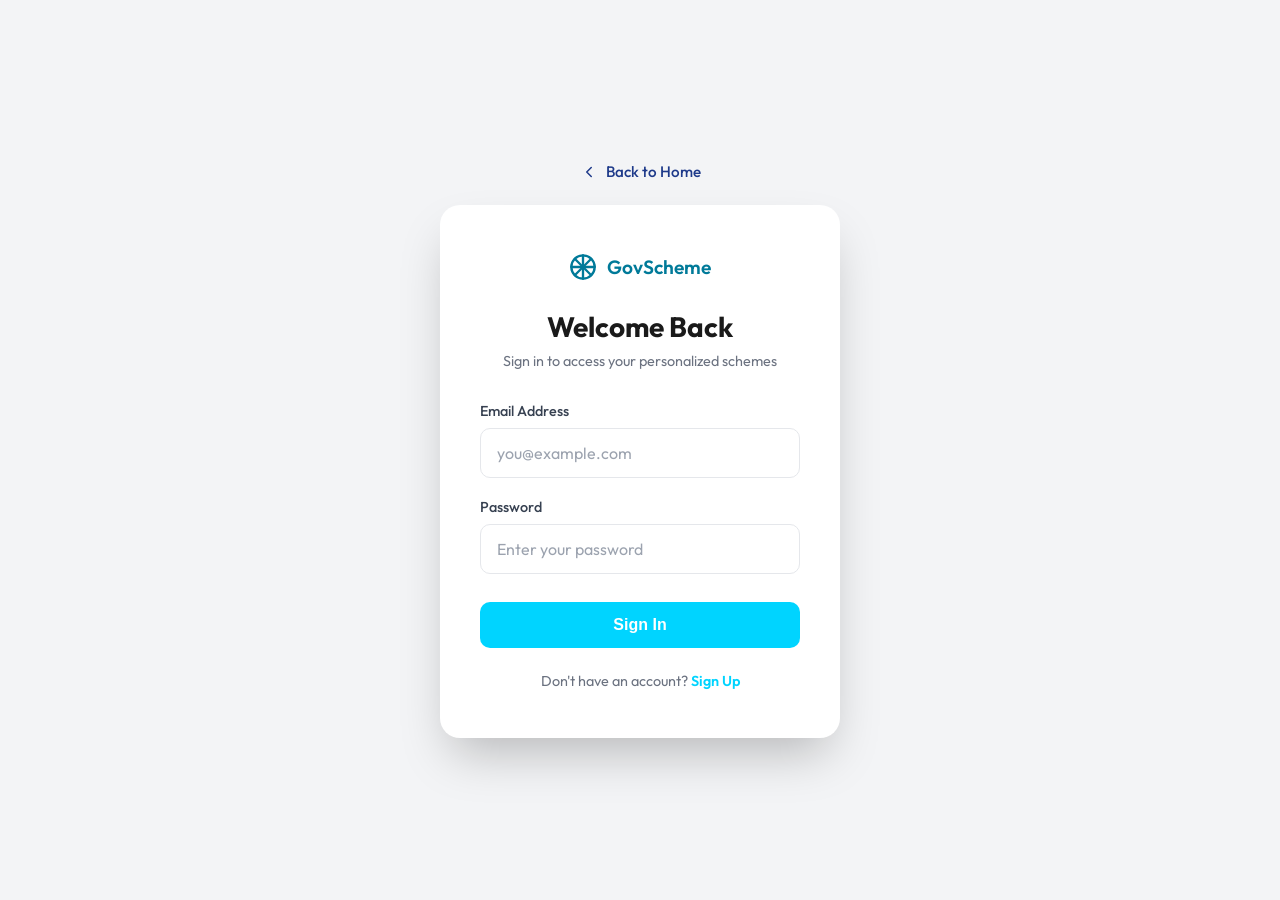
<file: frontend/login.html>
<!DOCTYPE html>
<html lang="en">

<head>
    <meta charset="UTF-8" />
    <meta name="viewport" content="width=device-width, initial-scale=1.0">
    <title>Sign In - Government Scheme Assistant</title>
    <link rel="preconnect" href="https://fonts.googleapis.com">
    <link rel="preconnect" href="https://fonts.gstatic.com" crossorigin>
    <link href="https://fonts.googleapis.com/css2?family=Outfit:wght@300;400;500;600;700&display=swap" rel="stylesheet">
    <style>
        * {
            margin: 0;
            padding: 0;
            box-sizing: border-box;
        }

        body {
            font-family: 'Outfit', -apple-system, BlinkMacSystemFont, sans-serif;
            min-height: 100vh;
            background: #F3F4F6;
            display: flex;
            flex-direction: column;
            align-items: center;
            justify-content: center;
            padding: 20px;
        }

        .back-link {
            display: inline-flex;
            align-items: center;
            gap: 8px;
            color: #1e3a8a;
            text-decoration: none;
            font-size: 0.95rem;
            font-weight: 500;
            margin-bottom: 24px;
            transition: opacity 0.2s;
        }

        .back-link:hover {
            opacity: 0.85;
        }

        .back-link svg {
            width: 18px;
            height: 18px;
        }

        .auth-card {
            background: white;
            border-radius: 20px;
            padding: 48px 40px;
            width: 100%;
            max-width: 400px;
            box-shadow: 0 25px 50px -12px rgba(0, 0, 0, 0.25);
        }

        .auth-header {
            text-align: center;
            margin-bottom: 32px;
        }

        .auth-logo {
            display: flex;
            align-items: center;
            justify-content: center;
            gap: 10px;
            margin-bottom: 28px;
            color: #007a99;
        }

        .auth-logo svg {
            width: 28px;
            height: 28px;
        }

        .auth-logo span {
            font-size: 1.2rem;
            font-weight: 600;
        }

        .auth-title {
            font-size: 1.75rem;
            font-weight: 700;
            color: #1a1a1a;
            margin-bottom: 8px;
        }

        .auth-subtitle {
            color: #6b7280;
            font-size: 0.9rem;
        }

        .form-group {
            margin-bottom: 20px;
        }

        .form-group label {
            display: block;
            font-weight: 500;
            color: #374151;
            margin-bottom: 8px;
            font-size: 0.9rem;
        }

        .form-group input {
            width: 100%;
            padding: 14px 16px;
            border: 1px solid #e5e7eb;
            border-radius: 10px;
            font-size: 1rem;
            font-family: inherit;
            transition: all 0.2s;
            background: #fff;
        }

        .form-group input::placeholder {
            color: #9ca3af;
        }

        .form-group input:focus {
            outline: none;
            border-color: #00d4ff;
            box-shadow: 0 0 0 3px rgba(0, 212, 255, 0.1);
        }

        .auth-btn {
            width: 100%;
            padding: 14px;
            background: #00d4ff;
            color: white;
            border: none;
            border-radius: 10px;
            font-size: 1rem;
            font-weight: 600;
            cursor: pointer;
            transition: all 0.2s;
            margin-top: 8px;
        }

        .auth-btn:hover {
            background: #00b4d8;
            transform: translateY(-1px);
            box-shadow: 0 4px 12px rgba(0, 212, 255, 0.4);
        }

        .auth-btn:active {
            transform: translateY(0);
        }

        .auth-footer {
            text-align: center;
            margin-top: 24px;
            color: #6b7280;
            font-size: 0.9rem;
        }

        .auth-footer a {
            color: #00d4ff;
            text-decoration: none;
            font-weight: 600;
        }

        .auth-footer a:hover {
            text-decoration: underline;
        }

        .error-message {
            background: #fef2f2;
            color: #dc2626;
            padding: 12px 16px;
            border-radius: 8px;
            margin-bottom: 20px;
            font-size: 0.9rem;
            display: none;
        }
    </style>
</head>

<body>
    <a href="/" class="back-link">
        <svg viewBox="0 0 24 24" fill="none" stroke="currentColor" stroke-width="2" stroke-linecap="round"
            stroke-linejoin="round">
            <polyline points="15 18 9 12 15 6"></polyline>
        </svg>
        Back to Home
    </a>

    <div class="auth-card">
        <div class="auth-header">
            <div class="auth-logo">
                <svg viewBox="0 0 24 24" fill="none" stroke="currentColor" stroke-width="2" stroke-linecap="round"
                    stroke-linejoin="round">
                    <circle cx="12" cy="12" r="10" />
                    <line x1="12" y1="2" x2="12" y2="22" />
                    <line x1="2" y1="12" x2="22" y2="12" />
                    <line x1="4.93" y1="4.93" x2="19.07" y2="19.07" />
                    <line x1="19.07" y1="4.93" x2="4.93" y2="19.07" />
                </svg>
                <span>GovScheme</span>
            </div>
            <h1 class="auth-title">Welcome Back</h1>
            <p class="auth-subtitle">Sign in to access your personalized schemes</p>
        </div>

        <div id="error-message" class="error-message"></div>

        <form id="login-form">
            <div class="form-group">
                <label for="email">Email Address</label>
                <input type="email" id="email" name="email" placeholder="you@example.com" required>
            </div>

            <div class="form-group">
                <label for="password">Password</label>
                <input type="password" id="password" name="password" placeholder="Enter your password" required>
            </div>

            <button type="submit" class="auth-btn">Sign In</button>
        </form>

        <div class="auth-footer">
            Don't have an account? <a href="/signup">Sign Up</a>
        </div>
    </div>

    <script>
        const API_BASE_URL = '';
        document.getElementById('login-form').addEventListener('submit', async (e) => {
            e.preventDefault();
            const email = document.getElementById('email').value;
            const password = document.getElementById('password').value;
            const errorDiv = document.getElementById('error-message');

            try {
                const response = await fetch(API_BASE_URL + '/auth/login', {
                    method: 'POST',
                    headers: { 'Content-Type': 'application/json' },
                    credentials: 'include',
                    body: JSON.stringify({ email, password })
                });

                const data = await response.json();

                if (data.success) {
                    window.location.href = '/?chat=true';
                } else {
                    errorDiv.textContent = data.message || 'Login failed. Please try again.';
                    errorDiv.style.display = 'block';
                }
            } catch (error) {
                errorDiv.textContent = 'Connection error. Please try again.';
                errorDiv.style.display = 'block';
            }
        });
    </script>
</body>

</html>
</file>
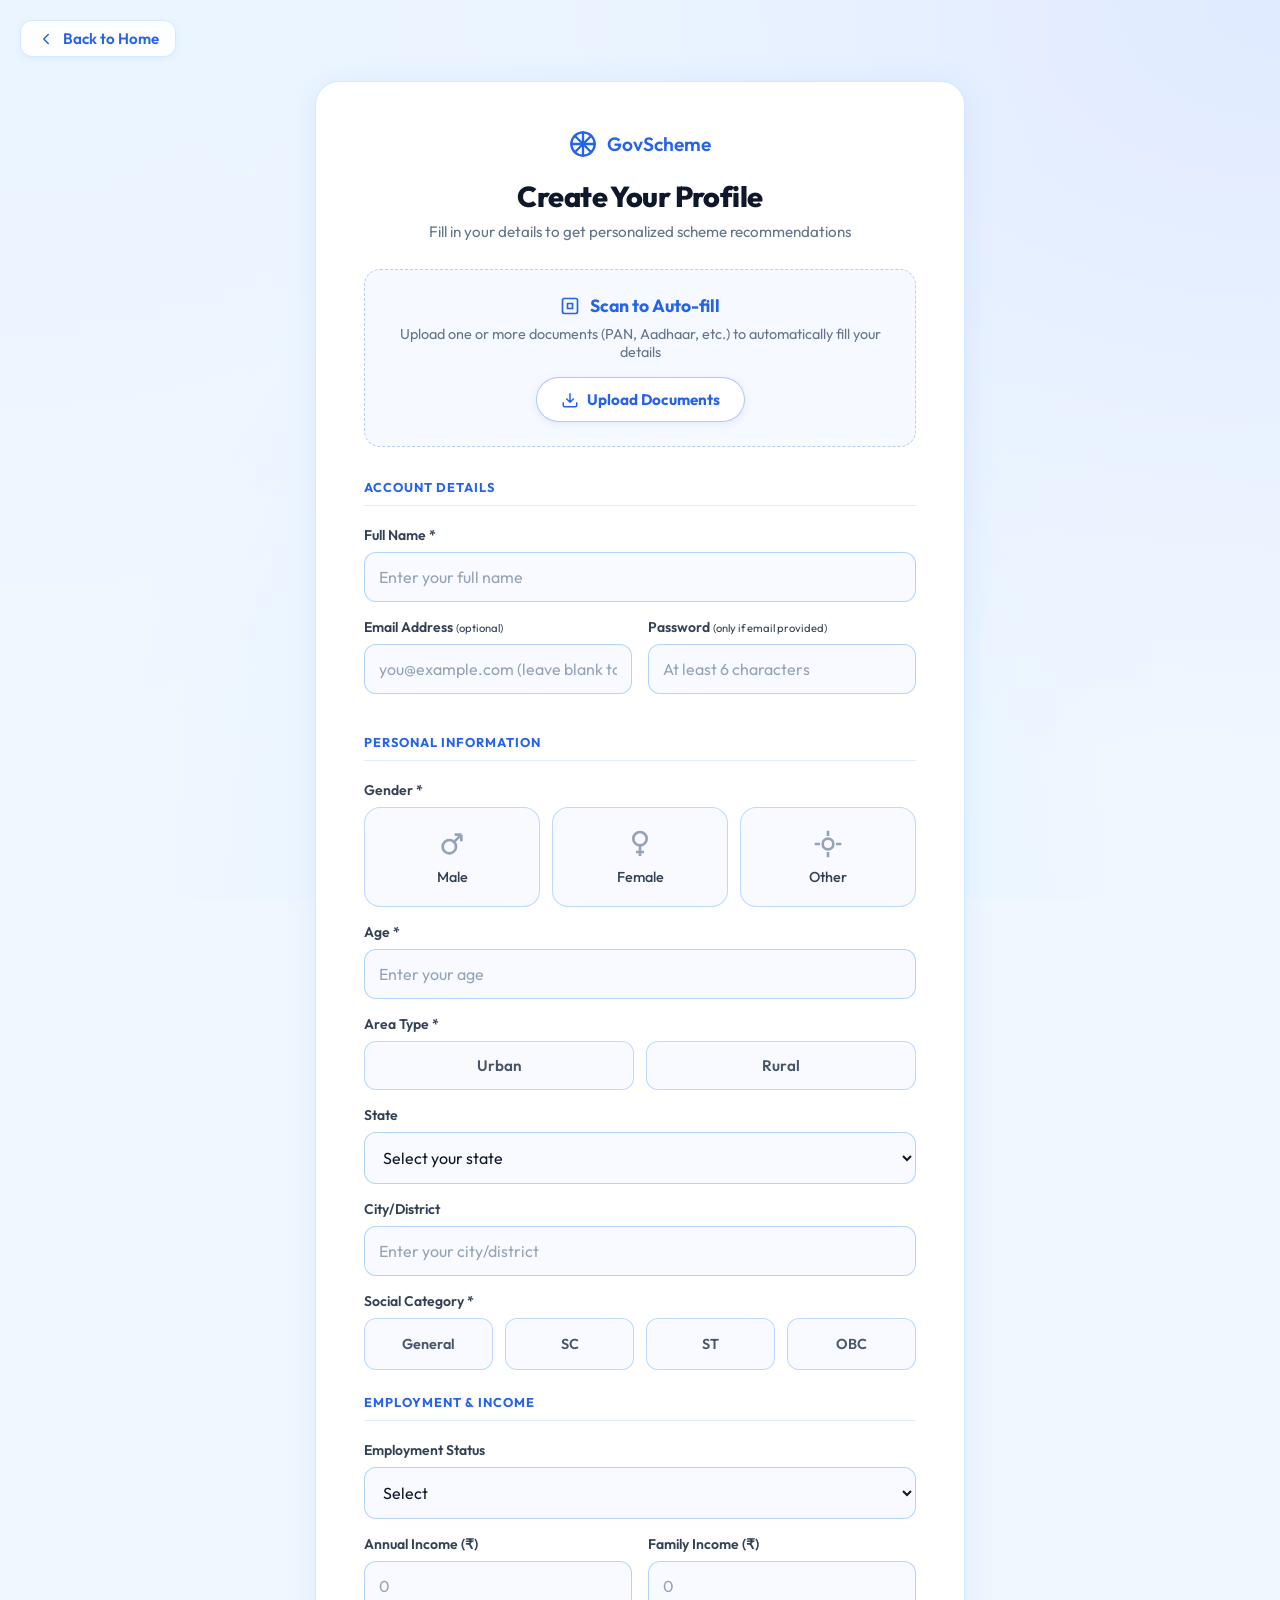
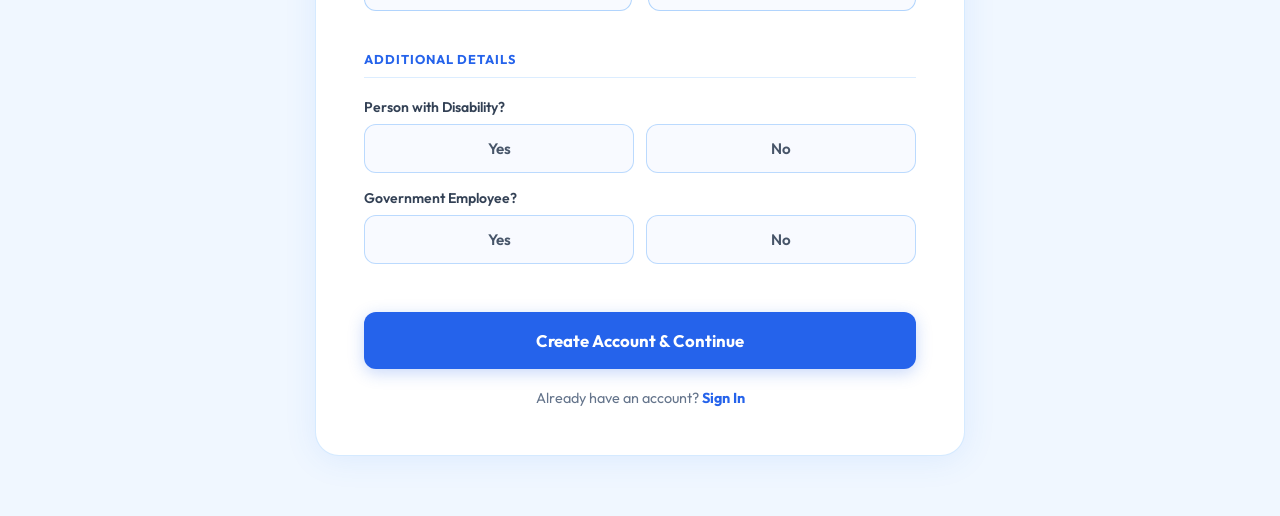
<file: frontend/signup.html>
<!DOCTYPE html>
<html lang="en">

<head>
    <meta charset="UTF-8" />
    <meta name="viewport" content="width=device-width, initial-scale=1.0">
    <title>Sign Up - Government Scheme Assistant</title>
    <link rel="preconnect" href="https://fonts.googleapis.com">
    <link rel="preconnect" href="https://fonts.gstatic.com" crossorigin>
    <link href="https://fonts.googleapis.com/css2?family=Outfit:wght@300;400;500;600;700&display=swap" rel="stylesheet">
    <style>
        * {
            margin: 0;
            padding: 0;
            box-sizing: border-box;
        }

        body {
            font-family: 'Outfit', -apple-system, BlinkMacSystemFont, sans-serif;
            min-height: 100vh;
            background: #f0f7ff;
            background-image:
                radial-gradient(at 0% 0%, hsla(210, 100%, 96%, 1) 0, transparent 60%),
                radial-gradient(at 100% 0%, hsla(220, 100%, 94%, 1) 0, transparent 60%),
                radial-gradient(at 50% 100%, hsla(205, 100%, 95%, 1) 0, transparent 60%);
            background-attachment: fixed;
            display: flex;
            flex-direction: column;
            align-items: center;
            justify-content: flex-start;
            padding: 20px;
            color: #0f172a;
        }

        .back-link {
            display: inline-flex;
            align-items: center;
            gap: 8px;
            color: #2563eb;
            text-decoration: none;
            font-size: 0.95rem;
            font-weight: 600;
            margin-bottom: 24px;
            transition: all 0.2s;
            align-self: flex-start;
            padding: 8px 16px;
            background: rgba(255,255,255,0.9);
            border-radius: 12px;
            border: 1px solid rgba(186,220,255,0.6);
            box-shadow: 0 2px 8px rgba(59,130,246,0.08);
        }

        .back-link:hover {
            background: #ffffff;
            transform: translateX(-4px);
            box-shadow: 0 4px 14px rgba(37,99,235,0.15);
        }

        .back-link svg {
            width: 18px;
            height: 18px;
        }

        .auth-card {
            background: #ffffff;
            border: 1px solid rgba(186,220,255,0.6);
            border-radius: 24px;
            padding: 48px;
            width: 100%;
            max-width: 650px;
            box-shadow: 0 4px 32px rgba(59,130,246,0.1);
            margin-bottom: 40px;
        }

        .auth-header {
            text-align: center;
            margin-bottom: 28px;
        }

        .auth-logo {
            display: flex;
            align-items: center;
            justify-content: center;
            gap: 10px;
            margin-bottom: 20px;
            color: #2563eb;
        }

        .auth-logo svg {
            width: 28px;
            height: 28px;
        }

        .auth-logo span {
            font-size: 1.2rem;
            font-weight: 600;
        }

        .auth-title {
            font-size: 1.8rem;
            font-weight: 800;
            color: #0f172a;
            margin-bottom: 8px;
            letter-spacing: -0.02em;
        }

        .auth-subtitle { color: #64748b; font-size: 0.95rem; }

        .form-section {
            margin-bottom: 24px;
        }

        .section-label {
            font-size: 0.8rem;
            font-weight: 700;
            color: #2563eb;
            text-transform: uppercase;
            letter-spacing: 1px;
            margin-bottom: 20px;
            padding-bottom: 10px;
            border-bottom: 1px solid rgba(186,220,255,0.5);
        }

        .form-group {
            margin-bottom: 16px;
        }

        .form-row {
            display: grid;
            grid-template-columns: 1fr 1fr;
            gap: 16px;
        }

        .form-group label {
            display: block;
            font-weight: 600;
            color: #334155;
            margin-bottom: 8px;
            font-size: 0.875rem;
        }

        .form-group input,
        .form-group select {
            width: 100%;
            padding: 14px;
            background: #f8faff;
            border: 1.5px solid rgba(147,197,253,0.7);
            border-radius: 12px;
            font-size: 1rem;
            font-family: inherit;
            color: #0f172a;
            transition: all 0.2s;
        }

        .form-group input::placeholder { color: #94a3b8; }

        .form-group input:focus,
        .form-group select:focus {
            outline: none;
            border-color: #2563eb;
            background: #ffffff;
            box-shadow: 0 0 0 4px rgba(37,99,235,0.1);
        }

        /* Selection Cards */
        .selection-grid {
            display: grid;
            grid-template-columns: repeat(3, 1fr);
            gap: 12px;
        }

        .selection-card {
            display: flex;
            flex-direction: column;
            align-items: center;
            padding: 20px 12px;
            background: #f8faff;
            border: 1.5px solid rgba(147,197,253,0.6);
            border-radius: 16px;
            cursor: pointer;
            transition: all 0.2s;
        }

        .selection-card:hover {
            border-color: #2563eb;
            background: rgba(37,99,235,0.05);
        }

        .selection-card.selected {
            border-color: #2563eb;
            background: rgba(37,99,235,0.08);
            box-shadow: 0 0 0 3px rgba(37,99,235,0.12);
        }

        .selection-card svg {
            width: 32px;
            height: 32px;
            margin-bottom: 8px;
            color: #94a3b8;
        }

        .selection-card.selected svg { color: #2563eb; }

        .selection-card span {
            font-size: 0.9rem;
            font-weight: 500;
            color: #334155;
        }

        /* Toggle Buttons */
        .toggle-group {
            display: grid;
            grid-template-columns: 1fr 1fr;
            gap: 12px;
        }

        .toggle-btn {
            padding: 14px 20px;
            background: #f8faff;
            border: 1.5px solid rgba(147,197,253,0.6);
            border-radius: 12px;
            font-size: 0.95rem;
            font-weight: 600;
            color: #475569;
            cursor: pointer;
            transition: all 0.2s;
            font-family: inherit;
        }

        .toggle-btn:hover {
            border-color: #2563eb;
            background: rgba(37,99,235,0.05);
        }

        .toggle-btn.selected {
            border-color: #2563eb;
            background: #2563eb;
            color: #ffffff;
            box-shadow: 0 4px 12px rgba(37,99,235,0.25);
        }

        /* Custom Age Dropdown */
        .custom-select {
            position: relative;
        }

        .custom-select-trigger {
            width: 100%;
            padding: 14px;
            border: 1.5px solid rgba(147,197,253,0.7);
            border-radius: 12px;
            background: #f8faff;
            cursor: pointer;
            display: flex;
            justify-content: space-between;
            align-items: center;
            font-size: 0.95rem;
            color: #334155;
            transition: all 0.2s;
        }

        .custom-select-trigger:hover,
        .custom-select.open .custom-select-trigger {
            border-color: #2563eb;
            background: #ffffff;
        }

        .custom-select-options {
            position: absolute;
            top: 100%;
            left: 0;
            right: 0;
            background: white;
            border: 1.5px solid rgba(147,197,253,0.7);
            border-radius: 12px;
            box-shadow: 0 8px 24px rgba(59,130,246,0.12);
            max-height: 200px;
            overflow-y: auto;
            z-index: 100;
            display: none;
        }

        .custom-select.open .custom-select-options {
            display: block;
        }

        .custom-select-option {
            padding: 12px 14px;
            cursor: pointer;
            color: #334155;
            transition: background 0.15s;
        }

        .custom-select-option:hover { background: rgba(37,99,235,0.06); }

        .custom-select-option.selected {
            background: rgba(37,99,235,0.1);
            color: #2563eb;
            font-weight: 500;
        }

        /* Category Cards */
        .category-grid {
            display: grid;
            grid-template-columns: repeat(4, 1fr);
            gap: 12px;
        }

        .category-card {
            padding: 16px 12px;
            background: #f8faff;
            border: 1.5px solid rgba(147,197,253,0.6);
            border-radius: 12px;
            text-align: center;
            cursor: pointer;
            transition: all 0.2s;
            font-weight: 600;
            font-size: 0.9rem;
            color: #475569;
        }

        .category-card:hover {
            border-color: #2563eb;
            background: rgba(37,99,235,0.05);
        }

        .category-card.selected {
            border-color: #2563eb;
            background: #2563eb;
            color: #ffffff;
            box-shadow: 0 4px 12px rgba(37,99,235,0.25);
        }

        .auth-btn {
            width: 100%;
            padding: 18px;
            background: #2563eb;
            color: #ffffff;
            border: none;
            border-radius: 12px;
            font-size: 1.05rem;
            font-weight: 700;
            cursor: pointer;
            transition: all 0.3s;
            margin-top: 24px;
            box-shadow: 0 4px 16px rgba(37,99,235,0.25);
            font-family: inherit;
        }

        .auth-btn:hover {
            background: #1d4ed8;
            transform: translateY(-2px);
            box-shadow: 0 8px 24px rgba(37,99,235,0.35);
        }

        .auth-footer {
            text-align: center;
            margin-top: 20px;
            color: #64748b;
            font-size: 0.9rem;
        }

        .auth-footer a { color: #2563eb; text-decoration: none; font-weight: 700; }

        .error-message,
        .success-message {
            padding: 12px 16px;
            border-radius: 10px;
            margin-bottom: 20px;
            font-size: 0.9rem;
            display: none;
        }

        .error-message {
            background: #fef2f2;
            color: #dc2626;
            border: 1px solid #fecaca;
        }

        .success-message {
            background: #eff6ff;
            color: #2563eb;
            border: 1px solid rgba(147,197,253,0.6);
        }

        @media (max-width: 600px) {

            .form-row,
            .toggle-group {
                grid-template-columns: 1fr;
            }

            .selection-grid {
                grid-template-columns: repeat(3, 1fr);
            }

            .category-grid {
                grid-template-columns: repeat(2, 1fr);
            }

            .auth-card {
                padding: 24px;
            }
        }

        /* OCR Scanner Styles */
        .ocr-section {
            background: rgba(37,99,235,0.04);
            border: 1.5px dashed rgba(37,99,235,0.3);
            border-radius: 16px;
            padding: 24px;
            margin-bottom: 32px;
            text-align: center;
            transition: all 0.2s ease;
        }

        .ocr-section:hover {
            border-color: #2563eb;
            background: rgba(37,99,235,0.07);
        }

        .ocr-section h3 {
            color: #2563eb;
            margin-bottom: 8px;
            font-size: 1.1rem;
            display: flex;
            align-items: center;
            justify-content: center;
            gap: 10px;
            font-weight: 700;
        }

        .ocr-section-desc {
            color: #64748b;
            font-size: 0.9rem;
            margin-bottom: 16px;
        }

        .btn-verify-scan {
            background: #ffffff;
            color: #2563eb;
            padding: 12px 24px;
            border-radius: 999px;
            font-weight: 700;
            border: 1.5px solid rgba(37,99,235,0.35);
            cursor: pointer;
            display: inline-flex;
            align-items: center;
            gap: 8px;
            font-size: 0.95rem;
            transition: all 0.2s;
            font-family: inherit;
            box-shadow: 0 2px 8px rgba(37,99,235,0.1);
        }

        .btn-verify-scan:hover {
            background: #2563eb;
            color: #ffffff;
            border-color: #2563eb;
            transform: translateY(-2px);
            box-shadow: 0 6px 16px rgba(37,99,235,0.25);
        }

        .ocr-loading {
            display: none;
            flex-direction: column;
            align-items: center;
            gap: 12px;
            margin-top: 15px;
        }

        .spinner {
            width: 28px;
            height: 28px;
            border: 3px solid rgba(37,99,235,0.15);
            border-top-color: #2563eb;
            border-radius: 50%;
            animation: spin 0.8s linear infinite;
        }

        #ocr-status { font-size: 0.9rem; color: #2563eb; font-weight: 600; }

        @keyframes spin { to { transform: rotate(360deg); } }
    </style>
</head>

<body>
    <a href="/" class="back-link">
        <svg viewBox="0 0 24 24" fill="none" stroke="currentColor" stroke-width="2" stroke-linecap="round"
            stroke-linejoin="round">
            <polyline points="15 18 9 12 15 6"></polyline>
        </svg>
        Back to Home
    </a>

    <div class="auth-card">
        <div class="auth-header">
            <div class="auth-logo">
                <svg viewBox="0 0 24 24" fill="none" stroke="currentColor" stroke-width="2" stroke-linecap="round"
                    stroke-linejoin="round">
                    <circle cx="12" cy="12" r="10" />
                    <line x1="12" y1="2" x2="12" y2="22" />
                    <line x1="2" y1="12" x2="22" y2="12" />
                    <line x1="4.93" y1="4.93" x2="19.07" y2="19.07" />
                    <line x1="19.07" y1="4.93" x2="4.93" y2="19.07" />
                </svg>
                <span>GovScheme</span>
            </div>
            <h1 class="auth-title">Create Your Profile</h1>
            <p class="auth-subtitle">Fill in your details to get personalized scheme recommendations</p>
        </div>

        <div id="error-message" class="error-message"></div>
        <div id="success-message" class="success-message"></div>

        <form id="signup-form">
            <!-- OCR Scan to Auto-fill (Matched with Edit Profile UI) -->
            <div class="ocr-section">
                <h3>
                    <svg width="20" height="20" viewBox="0 0 24 24" fill="none" stroke="currentColor" stroke-width="2">
                        <rect x="3" y="3" width="18" height="18" rx="2" />
                        <path d="M9 9h6v6H9z" />
                    </svg>
                    Scan to Auto-fill
                </h3>
                <p class="ocr-section-desc">Upload one or more documents (PAN, Aadhaar, etc.) to automatically fill your
                    details</p>
                <button type="button" class="btn-verify-scan" onclick="triggerOCRFile()">
                    <svg width="18" height="18" viewBox="0 0 24 24" fill="none" stroke="currentColor" stroke-width="2">
                        <path d="M21 15v4a2 2 0 0 1-2 2H5a2 2 0 0 1-2-2v-4M7 10l5 5 5-5M12 15V3" />
                    </svg>
                    Upload Documents
                </button>
                <input type="file" id="ocr-file-input" style="display: none;" accept="image/*,.pdf" multiple
                    onchange="handleOCRFile(event)">

                <div id="ocr-loading" class="ocr-loading">
                    <div class="spinner"></div>
                    <span id="ocr-status">Processing document...</span>
                </div>
            </div>

            <!-- Account Details -->
            <div class="form-section">
                <div class="section-label">Account Details</div>
                <div class="form-group">
                    <label for="name">Full Name *</label>
                    <input type="text" id="name" name="name" placeholder="Enter your full name" required>
                </div>
                <div class="form-row">
                    <div class="form-group">
                        <label for="email">Email Address <span style="color:var(--text-muted);font-size:0.8em;font-weight:400;">(optional)</span></label>
                        <input type="email" id="email" name="email" placeholder="you@example.com (leave blank to skip)">
                    </div>
                    <div class="form-group">
                        <label for="password">Password <span style="color:var(--text-muted);font-size:0.8em;font-weight:400;">(only if email provided)</span></label>
                        <input type="password" id="password" name="password" placeholder="At least 6 characters" minlength="6">
                    </div>
                </div>
            </div>

            <!-- Personal Information -->
            <div class="form-section">
                <div class="section-label">Personal Information</div>

                <!-- Gender Selection -->
                <div class="form-group">
                    <label>Gender *</label>
                    <div class="selection-grid" id="gender-selection">
                        <div class="selection-card" data-value="male" onclick="selectGenderCard(this)">
                            <svg viewBox="0 0 24 24" fill="none" stroke="currentColor" stroke-width="2">
                                <circle cx="10" cy="14" r="5" />
                                <path d="M19 5l-5.4 5.4M19 5h-5M19 5v5" />
                            </svg>
                            <span>Male</span>
                        </div>
                        <div class="selection-card" data-value="female" onclick="selectGenderCard(this)">
                            <svg viewBox="0 0 24 24" fill="none" stroke="currentColor" stroke-width="2">
                                <circle cx="12" cy="8" r="5" />
                                <path d="M12 13v8M9 18h6" />
                            </svg>
                            <span>Female</span>
                        </div>
                        <div class="selection-card" data-value="other" onclick="selectGenderCard(this)">
                            <svg viewBox="0 0 24 24" fill="none" stroke="currentColor" stroke-width="2">
                                <circle cx="12" cy="12" r="4" />
                                <path d="M12 2v4M12 18v4M2 12h4M18 12h4" />
                            </svg>
                            <span>Other</span>
                        </div>
                    </div>
                    <input type="hidden" id="gender" name="gender">
                </div>

                <!-- Age Selection -->
                <div class="form-group">
                    <label for="age">Age *</label>
                    <input type="text" id="age" name="age" placeholder="Enter your age" class="form-input" inputmode="numeric">
                </div>

                <!-- Area Toggle -->
                <div class="form-group">
                    <label>Area Type *</label>
                    <div class="toggle-group" id="area-selection">
                        <button type="button" class="toggle-btn" data-value="urban"
                            onclick="selectToggle(this, 'area')">Urban</button>
                        <button type="button" class="toggle-btn" data-value="rural"
                            onclick="selectToggle(this, 'area')">Rural</button>
                    </div>
                    <input type="hidden" id="area" name="area">
                </div>

                <!-- State -->
                <div class="form-group">
                    <label for="state">State</label>
                    <select id="state" name="state">
                        <option value="">Select your state</option>
                        <option value="andhra_pradesh">Andhra Pradesh</option>
                        <option value="arunachal_pradesh">Arunachal Pradesh</option>
                        <option value="assam">Assam</option>
                        <option value="bihar">Bihar</option>
                        <option value="chhattisgarh">Chhattisgarh</option>
                        <option value="goa">Goa</option>
                        <option value="gujarat">Gujarat</option>
                        <option value="haryana">Haryana</option>
                        <option value="himachal_pradesh">Himachal Pradesh</option>
                        <option value="jharkhand">Jharkhand</option>
                        <option value="karnataka">Karnataka</option>
                        <option value="kerala">Kerala</option>
                        <option value="madhya_pradesh">Madhya Pradesh</option>
                        <option value="maharashtra">Maharashtra</option>
                        <option value="manipur">Manipur</option>
                        <option value="meghalaya">Meghalaya</option>
                        <option value="mizoram">Mizoram</option>
                        <option value="nagaland">Nagaland</option>
                        <option value="odisha">Odisha</option>
                        <option value="punjab">Punjab</option>
                        <option value="rajasthan">Rajasthan</option>
                        <option value="sikkim">Sikkim</option>
                        <option value="tamil_nadu">Tamil Nadu</option>
                        <option value="telangana">Telangana</option>
                        <option value="tripura">Tripura</option>
                        <option value="uttar_pradesh">Uttar Pradesh</option>
                        <option value="uttarakhand">Uttarakhand</option>
                        <option value="west_bengal">West Bengal</option>
                        <option value="delhi">Delhi</option>
                    </select>
                </div>

                <!-- City -->
                <div class="form-group">
                    <label for="city">City/District</label>
                    <input type="text" id="city" name="city" placeholder="Enter your city/district">
                </div>

                <!-- Category -->
                <div class="form-group">
                    <label>Social Category *</label>
                    <div class="category-grid" id="category-selection">
                        <div class="category-card" data-value="general" onclick="selectCategory(this)">General</div>
                        <div class="category-card" data-value="sc" onclick="selectCategory(this)">SC</div>
                        <div class="category-card" data-value="st" onclick="selectCategory(this)">ST</div>
                        <div class="category-card" data-value="obc" onclick="selectCategory(this)">OBC</div>
                    </div>
                    <input type="hidden" id="category" name="category">
                </div>
            </div>

            <!-- Employment & Income -->
            <div class="form-section">
                <div class="section-label">Employment & Income</div>
                <div class="form-group">
                    <label for="employment_status">Employment Status</label>
                    <select id="employment_status" name="employment_status" onchange="handleEmploymentChange(this)">
                        <option value="">Select</option>
                        <option value="farmer">Farmer</option>
                        <option value="student">Student</option>
                        <option value="college_student">College Student</option>
                        <option value="worker">Worker</option>
                        <option value="homemaker">Homemaker</option>
                        <option value="self_employed">Self Employed</option>
                        <option value="private_employee">Private Employee</option>
                        <option value="government_employee">Government Employee</option>
                        <option value="unemployed">Unemployed</option>
                        <option value="retired">Retired</option>
                        <option value="other">Others</option>
                    </select>
                </div>
                <div id="other-employment-wrapper" style="display: none; margin-bottom: 16px;">
                    <label for="employment_status_other" style="font-size: 0.8em; color: #666;">Please specify status</label>
                    <input type="text" id="employment_status_other" name="employment_status_other" placeholder="Enter your employment status">
                </div>
                <div class="form-row">
                    <div class="form-group">
                        <label for="annual_income">Annual Income (₹)</label>
                        <input type="text" id="annual_income" name="annual_income" placeholder="0" class="form-input" inputmode="numeric">
                    </div>
                    <div class="form-group">
                        <label for="family_income">Family Income (₹)</label>
                        <input type="text" id="family_income" name="family_income" placeholder="0" class="form-input" inputmode="numeric">
                    </div>
                </div>
            </div>

            <!-- Additional Details -->
            <div class="form-section">
                <div class="section-label">Additional Details</div>

                <div class="form-group">
                    <label>Person with Disability?</label>
                    <div class="toggle-group" id="disability-selection">
                        <button type="button" class="toggle-btn" data-value="true"
                            onclick="selectToggle(this, 'is_disabled')">Yes</button>
                        <button type="button" class="toggle-btn" data-value="false"
                            onclick="selectToggle(this, 'is_disabled')">No</button>
                    </div>
                    <input type="hidden" id="is_disabled" name="is_disabled">
                </div>

                <div class="form-group">
                    <label>Government Employee?</label>
                    <div class="toggle-group" id="govt-selection">
                        <button type="button" class="toggle-btn" data-value="true"
                            onclick="selectToggle(this, 'is_govt_employee')">Yes</button>
                        <button type="button" class="toggle-btn" data-value="false"
                            onclick="selectToggle(this, 'is_govt_employee')">No</button>
                    </div>
                    <input type="hidden" id="is_govt_employee" name="is_govt_employee">
                </div>
            </div>

            <button type="submit" class="auth-btn">Create Account & Continue</button>
        </form>

        <div class="auth-footer">
            Already have an account? <a href="/auth/login">Sign In</a>
        </div>
    </div>

    <script>
        const API_BASE_URL = '';
        
        // Removed dynamic age generation
        document.addEventListener('DOMContentLoaded', () => {
            // No longer need to generate age options
        });

        // OCR Scanner Logic
        function triggerOCRFile() {
            document.getElementById('ocr-file-input').click();
        }

        async function handleOCRFile(event) {
            const files = Array.from(event.target.files);
            if (files.length === 0) return;

            const loading = document.getElementById('ocr-loading');
            const status = document.getElementById('ocr-status');
            const errorDiv = document.getElementById('error-message');
            const successDiv = document.getElementById('success-message');

            errorDiv.style.display = 'none';
            successDiv.style.display = 'none';
            loading.style.display = 'flex';

            let processedCount = 0;
            let successCount = 0;
            const totalFiles = files.length;

            const processFile = async (file) => {
                // Validate file size (max 5MB)
                if (file.size > 5 * 1024 * 1024) {
                    throw new Error(`${file.name}: File too large (Max 5MB)`);
                }

                status.textContent = `Processing ${file.name} (${processedCount + 1}/${totalFiles})...`;

                const formData = new FormData();
                formData.append('file', file);

                const response = await fetch(API_BASE_URL + '/api/v1/ocr', {
                    method: 'POST',
                    body: formData
                });

                if (!response.ok) {
                    const errData = await response.json();
                    throw new Error(`${file.name}: ${errData.detail || 'Processing failed'}`);
                }

                const result = await response.json();
                processedCount++;

                if (result.success && result.extracted_fields) {
                    fillFormFromOCR(result.extracted_fields);
                    successCount++;
                } else {
                    throw new Error(`${file.name}: Could not extract details`);
                }
            };

            try {
                // Process files sequentially to show clear status, or use Promise.allSettled for true parallel
                // Sequentially is better for UX to show "Processing X of Y"
                for (const file of files) {
                    try {
                        await processFile(file);
                    } catch (fileError) {
                        console.warn(fileError.message);
                        // We continue with other files even if one fails
                        const currentErrors = errorDiv.textContent ? errorDiv.textContent + "\n" : "";
                        errorDiv.textContent = currentErrors + fileError.message;
                        errorDiv.style.display = 'block';
                    }
                }

                if (successCount > 0) {
                    successDiv.textContent = `Successfully processed ${successCount} document(s) and auto-filled details!`;
                    successDiv.style.display = 'block';
                    setTimeout(() => successDiv.style.display = 'none', 5000);
                }
            } finally {
                loading.style.display = 'none';
                event.target.value = ''; // Reset input
            }
        }

        const STATE_MAP = {
            'AP': 'andhra_pradesh', 'AR': 'arunachal_pradesh', 'AS': 'assam', 'BR': 'bihar',
            'CG': 'chhattisgarh', 'GA': 'goa', 'GJ': 'gujarat', 'HR': 'haryana',
            'HP': 'himachal_pradesh', 'JH': 'jharkhand', 'KA': 'karnataka', 'KL': 'kerala',
            'MP': 'madhya_pradesh', 'MH': 'maharashtra', 'MN': 'manipur', 'ML': 'meghalaya',
            'MZ': 'mizoram', 'NL': 'nagaland', 'OR': 'odisha', 'PB': 'punjab',
            'RJ': 'rajasthan', 'SK': 'sikkim', 'TN': 'tamil_nadu', 'TG': 'telangana',
            'TR': 'tripura', 'UP': 'uttar_pradesh', 'UK': 'uttarakhand', 'WB': 'west_bengal',
            'AN': 'andaman_nicobar', 'CH': 'chandigarh', 'DL': 'delhi', 'JK': 'jammu_kashmir',
            'LA': 'ladakh', 'LD': 'lakshadweep', 'PY': 'puducherry'
        };

        function fillFormFromOCR(fields) {
            if (fields.name) {
                document.getElementById('name').value = fields.name;
            }
            if (fields.age) {
                selectAge(fields.age);
            }
            if (fields.gender) {
                const gender = fields.gender.toLowerCase();
                const cards = document.querySelectorAll('#gender-selection .selection-card');
                for (const card of cards) {
                    if (card.dataset.value === gender) {
                        selectGenderCard(card);
                        break;
                    }
                }
            }
            if (fields.category) {
                let category = fields.category.toLowerCase();
                // Map common OCR results to form values
                if (category.includes('general')) category = 'general';
                else if (category.includes('obc')) category = 'obc';
                else if (category.includes('sc')) category = 'sc';
                else if (category.includes('st')) category = 'st';

                const cards = document.querySelectorAll('#category-selection .category-card');
                for (const card of cards) {
                    if (card.dataset.value === category) {
                        selectCategory(card);
                        break;
                    }
                }
            }
            if (fields.state) {
                const mappedState = STATE_MAP[fields.state.toUpperCase()] || fields.state;
                document.getElementById('state').value = mappedState;
            }
            if (fields.city) {
                document.getElementById('city').value = fields.city;
            }
            if (fields.annual_income) {
                document.getElementById('annual_income').value = fields.annual_income;
            }
        }

        function selectAge(age) {
            document.getElementById('age').value = age;
        }

        function selectGenderCard(card) {
            document.querySelectorAll('#gender-selection .selection-card').forEach(c => c.classList.remove('selected'));
            card.classList.add('selected');
            document.getElementById('gender').value = card.dataset.value;
        }

        function selectCategory(card) {
            document.querySelectorAll('#category-selection .category-card').forEach(c => c.classList.remove('selected'));
            card.classList.add('selected');
            document.getElementById('category').value = card.dataset.value;
        }

        function selectToggle(btn, fieldId) {
            const container = btn.parentElement;
            container.querySelectorAll('.toggle-btn').forEach(b => b.classList.remove('selected'));
            btn.classList.add('selected');
            document.getElementById(fieldId).value = btn.dataset.value;
        }

        function handleEmploymentChange(select) {
            const val = select.value;
            const otherWrapper = document.getElementById('other-employment-wrapper');
            if (otherWrapper) {
                otherWrapper.style.display = (val === 'other') ? 'block' : 'none';
            }
        }

        // Close dropdowns when clicking outside
        document.addEventListener('click', (e) => {
            if (!e.target.closest('.custom-select')) {
                document.querySelectorAll('.custom-select.open').forEach(s => s.classList.remove('open'));
            }
        });

        // Form submission
        document.getElementById('signup-form').addEventListener('submit', async (e) => {
            e.preventDefault();
            const errorDiv = document.getElementById('error-message');
            const successDiv = document.getElementById('success-message');

            errorDiv.style.display = 'none';
            successDiv.style.display = 'none';

            // Validation
            if (!document.getElementById('gender').value) {
                errorDiv.textContent = 'Please select your gender';
                errorDiv.style.display = 'block';
                return;
            }
            if (!document.getElementById('age').value) {
                errorDiv.textContent = 'Please select your age';
                errorDiv.style.display = 'block';
                return;
            }
            if (!document.getElementById('area').value) {
                errorDiv.textContent = 'Please select your area type';
                errorDiv.style.display = 'block';
                return;
            }
            if (!document.getElementById('category').value) {
                errorDiv.textContent = 'Please select your social category';
                errorDiv.style.display = 'block';
                return;
            }

            const urlParams = new URLSearchParams(window.location.search);
            const isEditMode = urlParams.get('mode') === 'edit';
            const endpoint = isEditMode ? '/edit' : '/profile';

            // Validation (SKIP password check in edit mode if empty)
            if (!isEditMode && !document.getElementById('password').value) {
                // Standard validation for signup
            }
            // For general validation, we reuse existing checks but skip password if in edit mode and empty
            if (!document.getElementById('gender').value) {
                errorDiv.textContent = 'Please select your gender';
                errorDiv.style.display = 'block';
                return;
            }

            // ... (keep other validations) ...

            const formData = {
                name: document.getElementById('name').value,
                email: document.getElementById('email').value,
                password: document.getElementById('password').value || (isEditMode ? undefined : ''),
                age: parseInt(document.getElementById('age').value) || null,
                gender: document.getElementById('gender').value || null,
                state: document.getElementById('state').value || null,
                city: document.getElementById('city').value || null,
                area: document.getElementById('area').value || null,
                category: document.getElementById('category').value || null,
                employment_status: document.getElementById('employment_status').value || null,
                employment_status_other: document.getElementById('employment_status_other').value || null,
                annual_income: document.getElementById('annual_income').value ? parseInt(document.getElementById('annual_income').value) : null,
                family_income: document.getElementById('family_income').value ? parseInt(document.getElementById('family_income').value) : null,
                is_disabled: document.getElementById('is_disabled').value === 'true' ? true : (document.getElementById('is_disabled').value === 'false' ? false : null),
                is_govt_employee: document.getElementById('is_govt_employee').value === 'true' ? true : (document.getElementById('is_govt_employee').value === 'false' ? false : null)
            };

            try {
                const response = await fetch(endpoint, {
                    method: 'POST',
                    headers: { 'Content-Type': 'application/json' },
                    credentials: 'include',
                    body: JSON.stringify(formData)
                });

                const data = await response.json();

                if (response.ok && data.success) {
                    successDiv.textContent = isEditMode ? 'Profile updated successfully! Redirecting...' : 'Account created successfully! Redirecting...';
                    successDiv.style.display = 'block';

                    if (!isEditMode) {
                        sessionStorage.setItem('signupFormData', JSON.stringify(formData));
                    }

                    setTimeout(() => {
                        window.location.href = '/?chat=true';
                    }, 1500);
                } else {
                    let errorMessage = data.message || (isEditMode ? 'Update failed.' : 'Sign up failed.');
                    if (data.detail) {
                        if (Array.isArray(data.detail)) {
                            errorMessage = data.detail.map(e => e.msg || e.message || JSON.stringify(e)).join(', ');
                        } else {
                            errorMessage = data.detail;
                        }
                    }
                    errorDiv.textContent = errorMessage;
                    errorDiv.style.display = 'block';
                }
            } catch (error) {
                console.error('Request error:', error);
                errorDiv.textContent = 'Connection error. Please try again.';
                errorDiv.style.display = 'block';
            }
        });
        // Initialize Edit Mode if query param exists
        document.addEventListener('DOMContentLoaded', async () => {
            const urlParams = new URLSearchParams(window.location.search);
            if (urlParams.get('mode') === 'edit') {
                enableEditMode();
            }
        });

        async function enableEditMode() {
            // 1. Update UI for Edit Mode
            document.title = 'Edit Profile - Government Scheme Assistant';
            document.querySelector('.auth-title').textContent = 'Edit Profile';
            document.querySelector('.auth-subtitle').textContent = 'Update your details below';
            document.querySelector('.auth-btn').textContent = 'Update Profile';

            // Hide password field for edit mode (optional, but checking if backend requires it)
            // For now, we leave it as is, or we could make it optional. 
            // Assuming backend handles partial updates or we send existing password (unsafe)
            // Ideally, we keep it empty and only update if user enters a new one.
            // Let's make password optional in UI logic for edit mode if possible, but form has 'required'.
            // We will remove 'required' attribute from password in edit mode.
            document.getElementById('password').removeAttribute('required');
            document.getElementById('password').placeholder = "Leave blank to keep current password";

            // 2. Fetch User Data
            try {
                const response = await fetch(API_BASE_URL + '/edit', {
                    headers: { 'Accept': 'application/json' },
                    credentials: 'include'
                });

                if (response.ok) {
                    const profile = await response.json();
                    populateSignupForm(profile);
                } else {
                    console.error('Failed to fetch profile for editing');
                }
            } catch (e) {
                console.error('Error fetching profile:', e);
            }
        }

        function populateSignupForm(data) {
            console.log('Populating form with:', data);

            // Text Inputs
            if (data.name) document.getElementById('name').value = data.name;
            if (data.email) document.getElementById('email').value = data.email;
            if (data.annual_income) document.getElementById('annual_income').value = data.annual_income;
            if (data.family_income) document.getElementById('family_income').value = data.family_income;

            // Gender
            if (data.gender) {
                const cards = document.querySelectorAll('#gender-selection .selection-card');
                cards.forEach(card => {
                    if (card.dataset.value === data.gender) selectGenderCard(card);
                });
            }

            // Age
            if (data.age) {
                selectAge(data.age);
            }

            // Area Type
            if (data.area) {
                const btns = document.querySelectorAll('#area-selection .toggle-btn');
                btns.forEach(btn => {
                    if (btn.dataset.value === data.area) selectToggle(btn, 'area');
                });
            }

            // State
            if (data.state) {
                const select = document.getElementById('state');
                select.value = data.state;
            }

            // Social Category
            if (data.category) {
                const cards = document.querySelectorAll('#category-selection .category-card');
                cards.forEach(card => {
                    if (card.dataset.value === data.category) selectCategory(card);
                });
            }

            // Employment Status
            if (data.employment_status) {
                const select = document.getElementById('employment_status');
                select.value = data.employment_status;
                handleEmploymentChange(select); // Trigger side effects (e.g. student toggle)
            }

            // Toggles (Boolean values)
            // Helper to click the correct button based on boolean value
            const setToggleState = (containerId, fieldName, value) => {
                if (value === null || value === undefined) return;
                // Convert boolean/integer to string "true"/"false" to match data-value in HTML
                // Backend returns 1 for True, 0 for False (SQLite)
                const strValue = (value === true || value === "true" || value === 1 || value === "1") ? "true" : "false";
                const container = document.getElementById(containerId);
                const btn = container.querySelector(`.toggle-btn[data-value="${strValue}"]`);
                if (btn) selectToggle(btn, fieldName);
            };

            setToggleState('disability-selection', 'is_disabled', data.is_disabled);
            setToggleState('govt-selection', 'is_govt_employee', data.is_govt_employee);
            
            if (data.city) document.getElementById('city').value = data.city;
            if (data.employment_status_other) document.getElementById('employment_status_other').value = data.employment_status_other;
        }

        // Override Form Submission for Edit Mode
        // We attach this check inside the existing listener or create a new one?
        // The existing listener is hardcoded to POST /profile.
        // We can modify the existing listener.

    </script>
</body>

</html>
</file>
